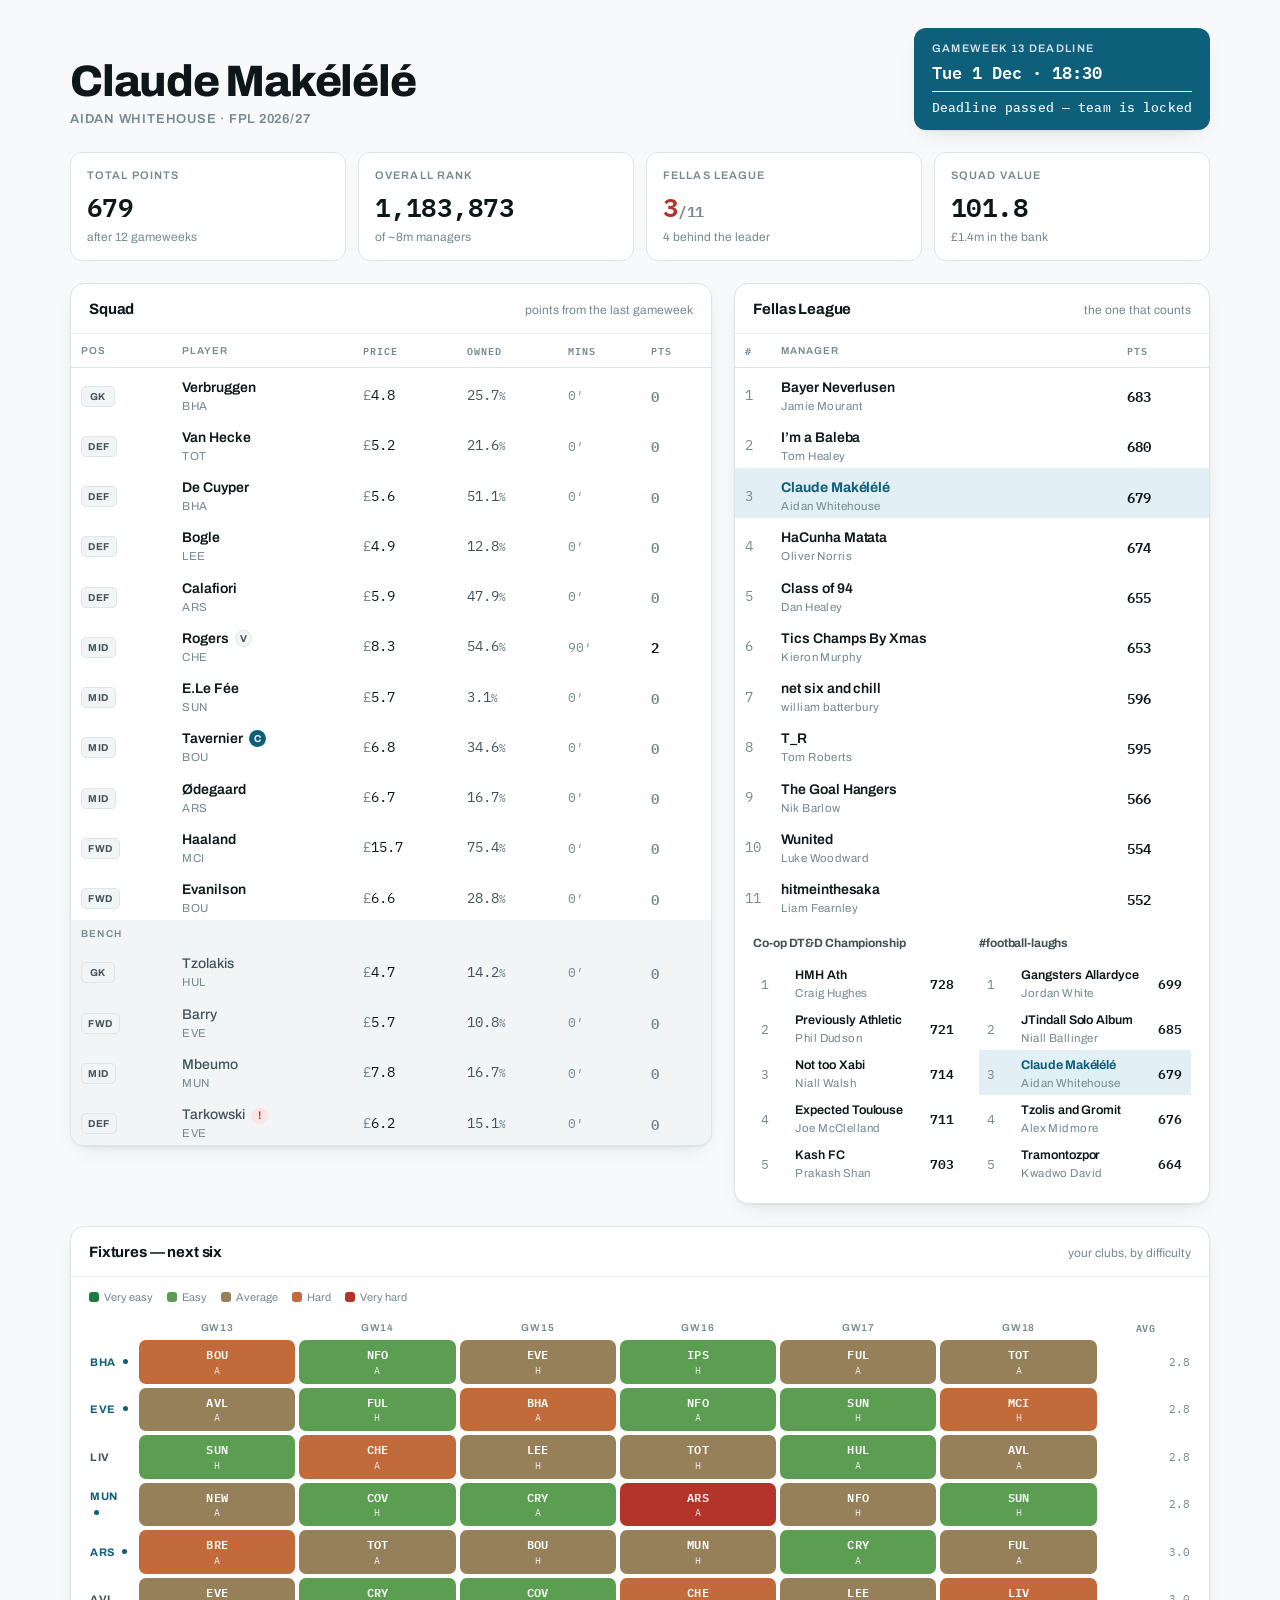
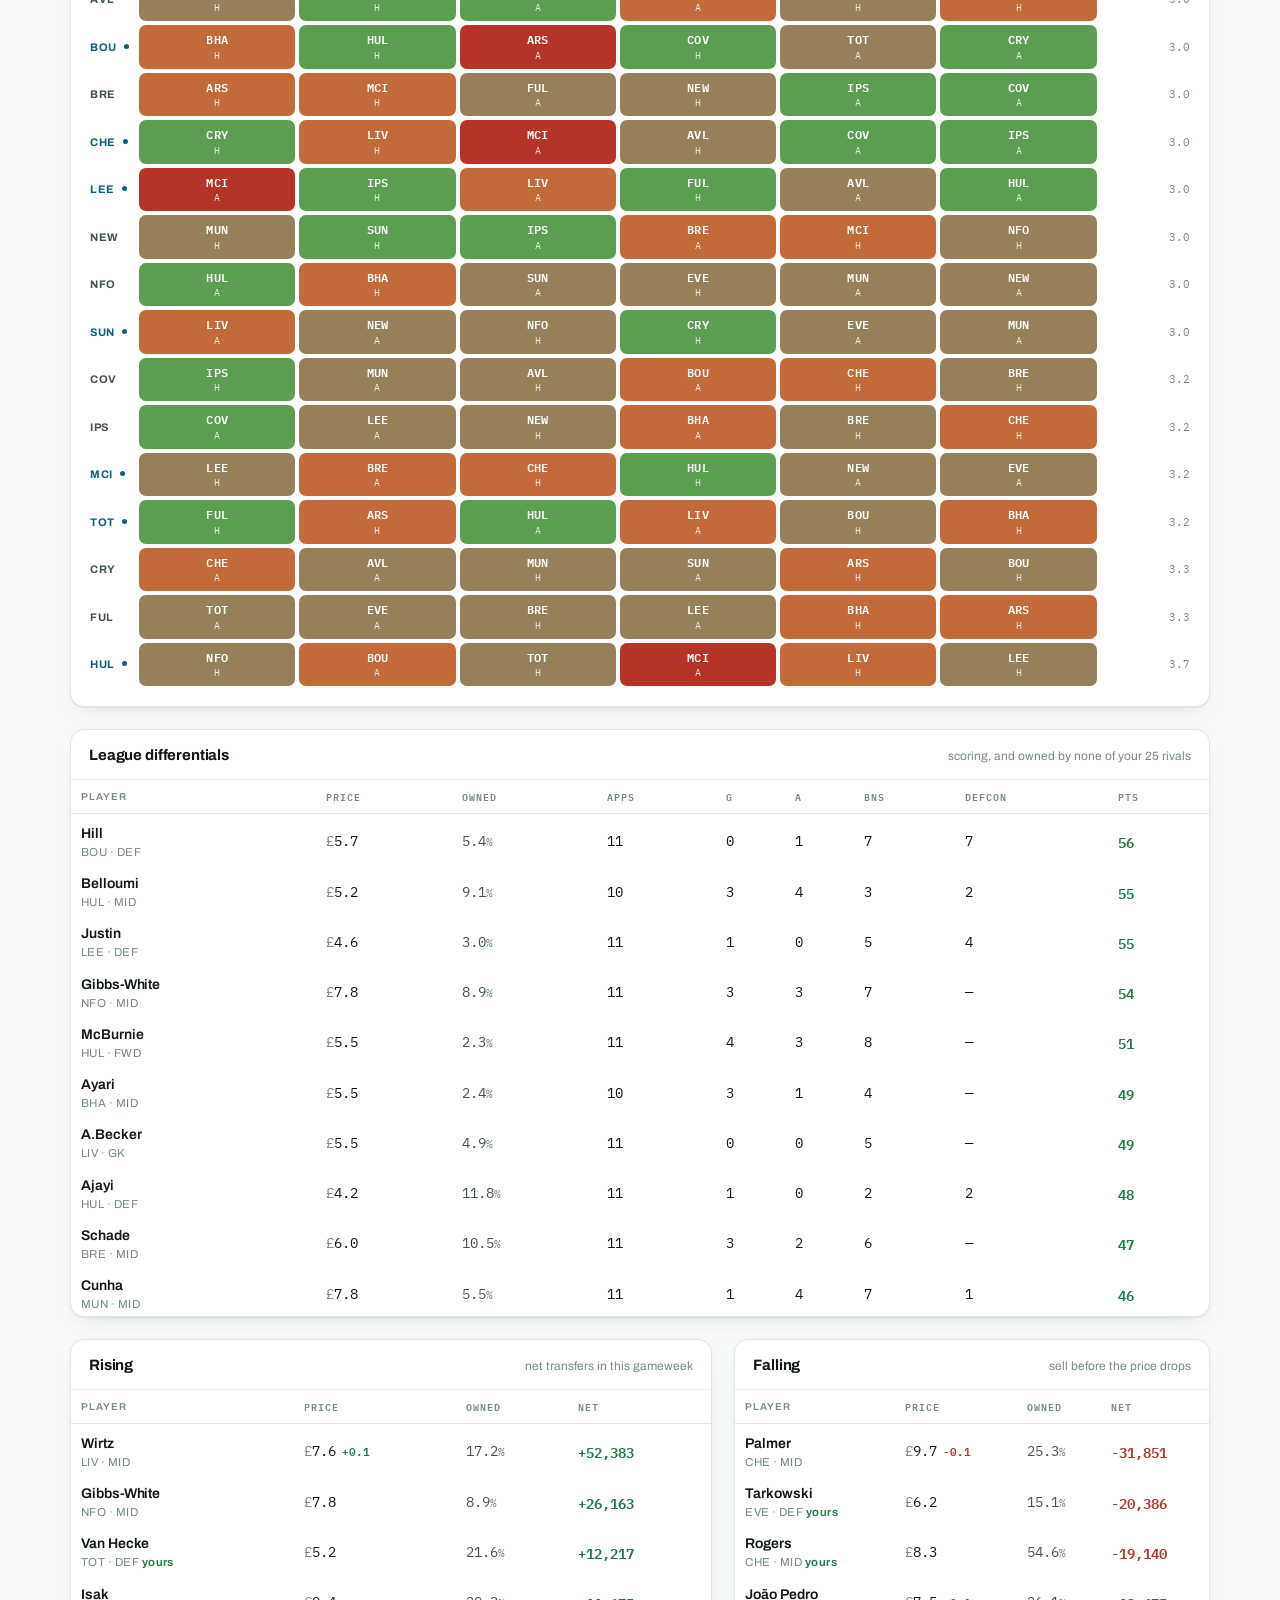
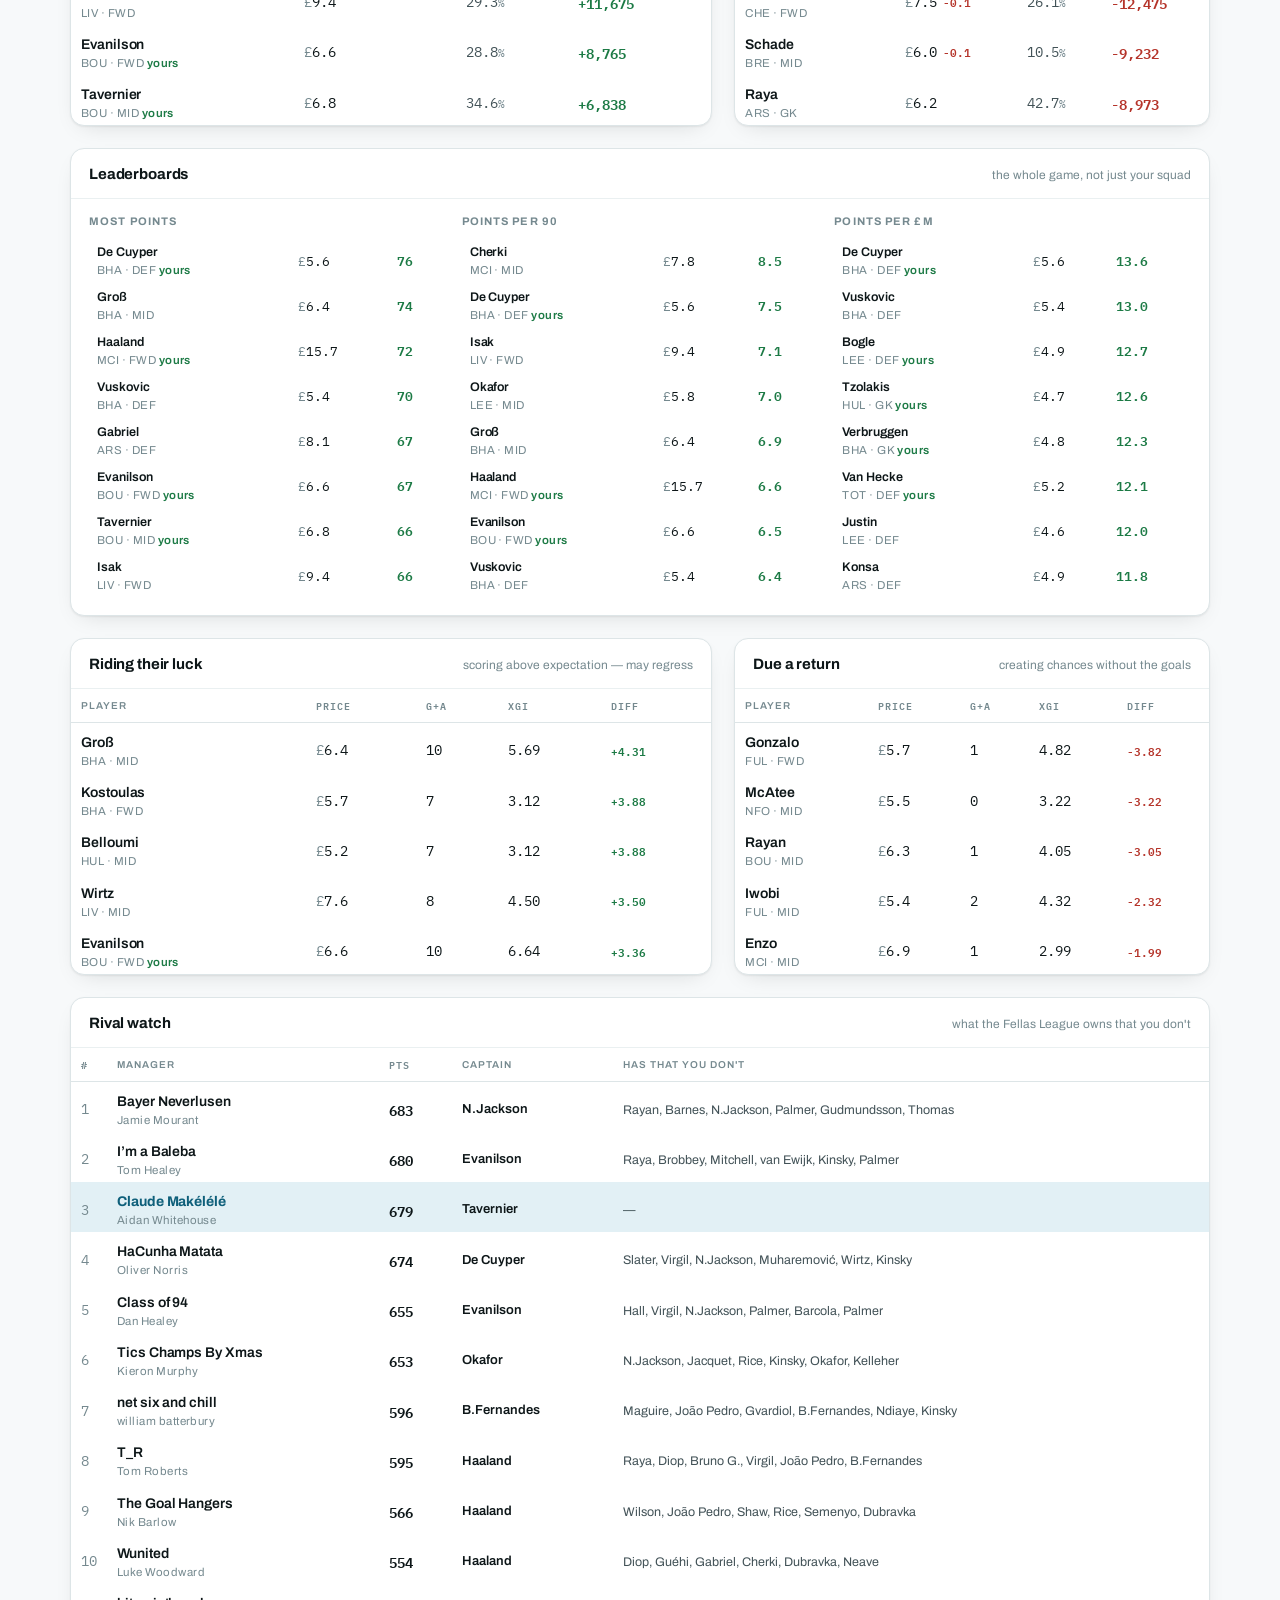
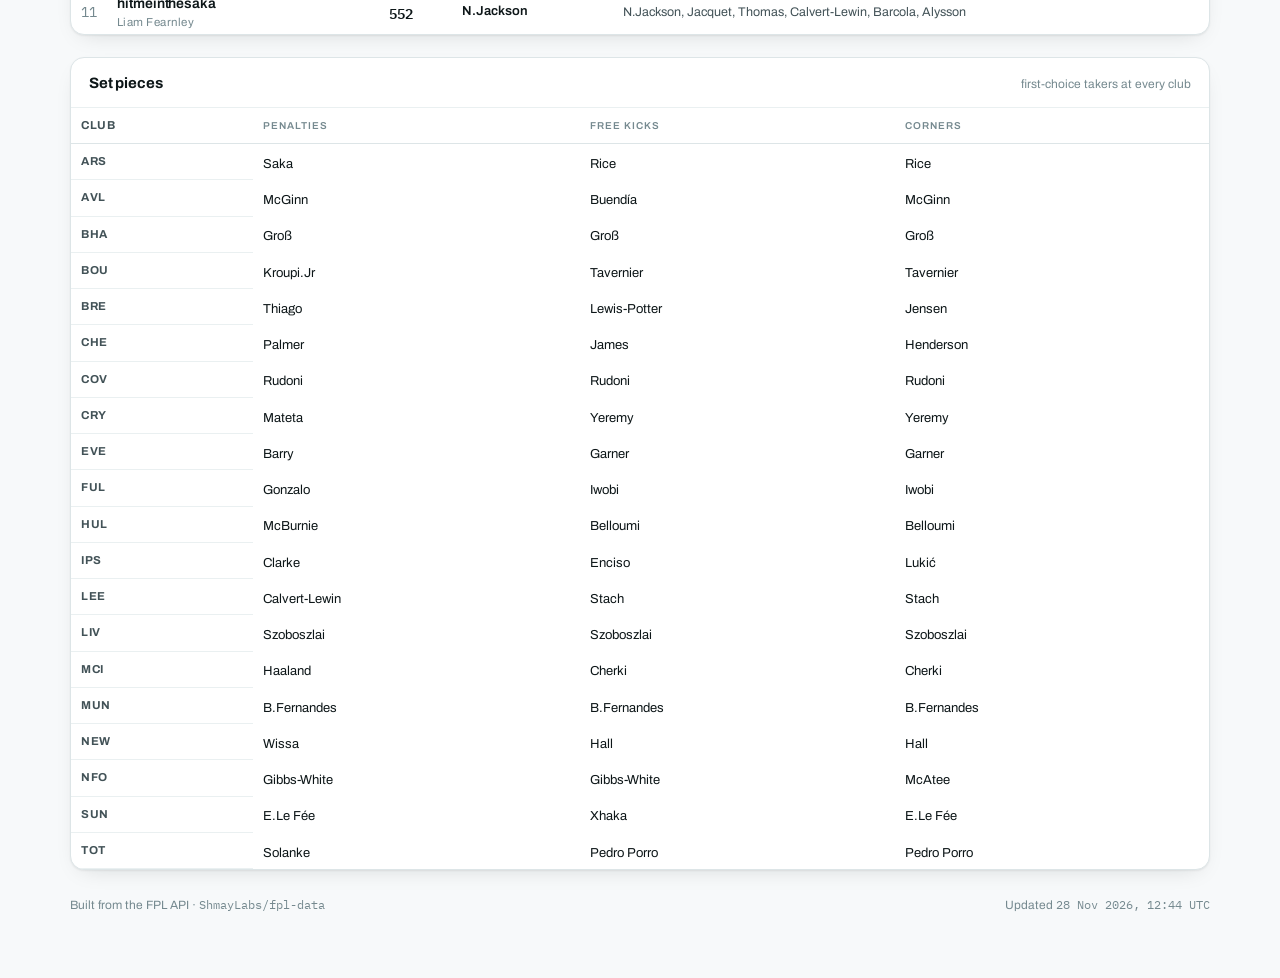
<file: index.html>
<!doctype html>
<html lang="en"><head>
<meta charset="utf-8">
<meta name="viewport" content="width=device-width,initial-scale=1">
<title>Claude Makélélé</title>
<link rel="preconnect" href="https://fonts.googleapis.com">
<link rel="preconnect" href="https://fonts.gstatic.com" crossorigin>
<link rel="stylesheet" href="https://fonts.googleapis.com/css2?family=Archivo:wght@400;500;600;800&family=IBM+Plex+Mono:wght@400;500;600&display=swap">
<style>:root {
  --ground:#f7f9fa; --panel:#ffffff; --panel-2:#f1f5f6;
  --ink:#0d1618; --ink-2:#425257; --ink-3:#75898f;
  --line:#dde5e7; --line-2:#eaf0f1;
  --accent:#0e5f7a; --accent-ink:#ffffff; --accent-soft:#e2f0f5;
  --good:#1c7a45; --good-soft:#dff2e6;
  --warn:#9a6100; --crit:#b5342a; --crit-soft:#fbe6e4;
  --f1:#1c7a45; --f2:#5b9e52; --f3:#96805a; --f4:#c26a3a; --f5:#b5342a;
  --shadow:0 1px 2px rgba(13,22,24,.06), 0 8px 24px -12px rgba(13,22,24,.18);
}
@media (prefers-color-scheme: dark) {
  :root:not([data-theme="light"]) {
    --ground:#0b1214; --panel:#121b1e; --panel-2:#182327;
    --ink:#eaf2f4; --ink-2:#a3b6bb; --ink-3:#71878d;
    --line:#223035; --line-2:#1a2529;
    --accent:#4bb5d6; --accent-ink:#06222c; --accent-soft:#15323d;
    --good:#4cc27e; --good-soft:#12301f;
    --warn:#d99b2b; --crit:#ef6f61; --crit-soft:#33191a;
    --f1:#4cc27e; --f2:#84c06f; --f3:#b09a70; --f4:#e08b52; --f5:#ef6f61;
    --shadow:0 1px 2px rgba(0,0,0,.4), 0 10px 28px -14px rgba(0,0,0,.7);
  }
}
:root[data-theme="dark"] {
  --ground:#0b1214; --panel:#121b1e; --panel-2:#182327;
  --ink:#eaf2f4; --ink-2:#a3b6bb; --ink-3:#71878d;
  --line:#223035; --line-2:#1a2529;
  --accent:#4bb5d6; --accent-ink:#06222c; --accent-soft:#15323d;
  --good:#4cc27e; --good-soft:#12301f;
  --warn:#d99b2b; --crit:#ef6f61; --crit-soft:#33191a;
  --f1:#4cc27e; --f2:#84c06f; --f3:#b09a70; --f4:#e08b52; --f5:#ef6f61;
  --shadow:0 1px 2px rgba(0,0,0,.4), 0 10px 28px -14px rgba(0,0,0,.7);
}

*,*::before,*::after { box-sizing:border-box; }
body {
  margin:0; background:var(--ground); color:var(--ink);
  font-family:Archivo, "Helvetica Neue", Arial, sans-serif;
  font-size:15px; line-height:1.5;
  -webkit-font-smoothing:antialiased;
}
.wrap { max-width:1180px; margin:0 auto; padding:28px 20px 64px; display:flex; flex-direction:column; gap:22px; }

/* ---- masthead ---- */
.mast { display:flex; flex-wrap:wrap; align-items:flex-end; justify-content:space-between; gap:16px 24px; }
.brand h1 {
  margin:0; font-size:clamp(28px,4.4vw,44px); font-weight:800;
  letter-spacing:-.028em; text-wrap:balance; line-height:1.02;
}
.brand .sub { margin-top:6px; color:var(--ink-3); font-size:13px; letter-spacing:.06em; text-transform:uppercase; font-weight:600; }
.deadline {
  background:var(--accent); color:var(--accent-ink); border-radius:12px;
  padding:12px 18px; box-shadow:var(--shadow); min-width:210px;
}
.deadline .lbl { font-size:11px; letter-spacing:.12em; text-transform:uppercase; font-weight:600; opacity:.82; }
.deadline .val { font-family:"IBM Plex Mono",ui-monospace,monospace; font-size:17px; font-weight:600; margin-top:3px; }
.deadline .countdown {
  font-family:"IBM Plex Mono",ui-monospace,monospace; font-size:13px; font-weight:500;
  margin-top:6px; padding-top:6px; border-top:1px solid rgba(255,255,255,.22);
  opacity:.92; font-variant-numeric:tabular-nums; letter-spacing:.01em;
}
:root[data-theme="dark"] .deadline .countdown,
.deadline .countdown { border-top-color:currentColor; }
.deadline .countdown.urgent { font-weight:700; opacity:1; }

/* ---- stat strip ---- */
.stats { display:grid; grid-template-columns:repeat(auto-fit,minmax(150px,1fr)); gap:12px; }
.stat { background:var(--panel); border:1px solid var(--line); border-radius:12px; padding:14px 16px; }
.stat .k { font-size:11px; letter-spacing:.1em; text-transform:uppercase; color:var(--ink-3); font-weight:600; }
.stat .v { font-family:"IBM Plex Mono",ui-monospace,monospace; font-size:26px; font-weight:600; margin-top:4px; font-variant-numeric:tabular-nums; letter-spacing:-.02em; }
.stat .n { font-size:12px; color:var(--ink-3); margin-top:2px; }
.stat.alert .v { color:var(--crit); }

/* ---- panels ---- */
.cols { display:grid; grid-template-columns:1.35fr 1fr; gap:22px; align-items:start; }
@media (max-width:900px) { .cols { grid-template-columns:1fr; } }
.panel { background:var(--panel); border:1px solid var(--line); border-radius:14px; box-shadow:var(--shadow); overflow:hidden; }
.panel > header { padding:14px 18px 12px; border-bottom:1px solid var(--line-2); display:flex; align-items:baseline; justify-content:space-between; gap:12px; }
.panel h2 { margin:0; font-size:15px; font-weight:700; letter-spacing:-.01em; }
.panel .hint { font-size:12px; color:var(--ink-3); }
.scroll { overflow-x:auto; }

/* ---- tables ---- */
.tbl { width:100%; border-collapse:collapse; font-size:14px; }
.tbl th, .tbl td { padding:9px 10px; border-bottom:1px solid var(--line-2); text-align:left; vertical-align:middle; }
.tbl tbody tr:last-child td { border-bottom:none; }
.tbl thead th {
  font-size:10px; letter-spacing:.1em; text-transform:uppercase;
  color:var(--ink-3); font-weight:600; border-bottom:1px solid var(--line);
}
.num { text-align:right; font-family:"IBM Plex Mono",ui-monospace,monospace; font-variant-numeric:tabular-nums; }
.who .nm { display:block; font-weight:600; letter-spacing:-.005em; }
.who .club { display:block; font-size:11.5px; color:var(--ink-3); letter-spacing:.04em; }
.money::before { content:"\00a3"; color:var(--ink-3); }.own { color:var(--ink-2); }
.pc { color:var(--ink-3); font-size:11px; }
.mins { color:var(--ink-3); font-size:12.5px; }
.pts { font-weight:600; }
.pts.good { color:var(--good); }
.pts.poor { color:var(--ink-3); }
tr.benched { background:var(--panel-2); }
tr.benched .who .nm { font-weight:500; color:var(--ink-2); }
.poschip {
  display:inline-block; min-width:34px; text-align:center; padding:2px 6px; border-radius:5px;
  font-size:10px; font-weight:700; letter-spacing:.06em;
  background:var(--panel-2); color:var(--ink-2); border:1px solid var(--line);
}
.armband {
  display:inline-grid; place-items:center; width:17px; height:17px; margin-left:6px;
  border-radius:50%; background:var(--accent); color:var(--accent-ink);
  font-size:10px; font-weight:700; vertical-align:1px;
}
.armband.vc { background:var(--panel-2); color:var(--ink-2); border:1px solid var(--line); }
.flag {
  display:inline-grid; place-items:center; width:17px; height:17px; margin-left:6px;
  border-radius:50%; background:var(--crit-soft); color:var(--crit); font-size:11px; font-weight:700;
}
.benchhead td {
  background:var(--panel-2); font-size:10px; letter-spacing:.12em; text-transform:uppercase;
  color:var(--ink-3); font-weight:600; padding:6px 10px;
}
tr.me { background:var(--accent-soft); }
tr.me .who .nm { color:var(--accent); font-weight:700; }
.rank { color:var(--ink-3); width:34px; }
.tot { font-weight:600; }

/* ---- fixtures ---- */
.fxtbl { width:100%; border-collapse:separate; border-spacing:4px; font-size:12px; }
.fxtbl th.team {
  text-align:left; font-size:11px; font-weight:700; letter-spacing:.06em;
  color:var(--ink-2); width:46px; padding-right:6px;
}
.fxtbl thead th { font-size:10px; letter-spacing:.08em; text-transform:uppercase; color:var(--ink-3); font-weight:600; text-align:center; }
td.fx {
  border-radius:7px; text-align:center; padding:6px 4px; color:#fff; min-width:52px;
  font-family:"IBM Plex Mono",ui-monospace,monospace;
}
td.fx .opp { display:block; font-weight:600; font-size:11.5px; letter-spacing:.02em; }
td.fx .ha { display:block; font-size:9.5px; opacity:.85; }
td.fx.f1 { background:var(--f1); } td.fx.f2 { background:var(--f2); }
td.fx.f3 { background:var(--f3); } td.fx.f4 { background:var(--f4); }
td.fx.f5 { background:var(--f5); }
td.fx.empty { background:var(--panel-2); }
.legend { display:flex; gap:14px; flex-wrap:wrap; font-size:11px; color:var(--ink-3); padding:12px 18px 0; }
.legend i { display:inline-block; width:10px; height:10px; border-radius:3px; margin-right:5px; vertical-align:-1px; }

/* ---- misc ---- */
.minis { display:grid; grid-template-columns:1fr 1fr; gap:14px; padding:14px 18px 18px; }
@media (max-width:620px) { .minis { grid-template-columns:1fr; } }
.minitable h4 { margin:0 0 8px; font-size:12px; font-weight:700; color:var(--ink-2); letter-spacing:-.01em; }
.tbl.mini { font-size:12.5px; }
.tbl.mini td { padding:6px 8px; }
.tbl tr.whyrow td {
  padding:0 10px 11px; border-bottom:1px solid var(--line-2);
  font-size:12.5px; color:var(--ink-2); line-height:1.5; max-width:0;
}
.tbl tr:not(.whyrow) td { border-bottom:none; padding-bottom:3px; }
.note { padding:14px 18px 18px; color:var(--ink-2); font-size:13.5px; }

/* ---- this week ---- */
.wk { border-color:var(--accent); }
.wk > header { background:var(--accent-soft); border-bottom-color:transparent; }
.reviewbar {
  display:flex; align-items:center; flex-wrap:wrap; gap:8px;
  padding:9px 18px; background:var(--panel-2); border-bottom:1px solid var(--line-2);
  font-size:12.5px; color:var(--ink-2);
}
.reviewbar strong { color:var(--ink); font-weight:600; }
.reviewbar .sep { color:var(--ink-3); }
.reviewbar .rnote { color:var(--ink-2); }
.reviewbar .cadence { margin-left:auto; color:var(--ink-3); font-size:11.5px; }
.tick {
  width:15px; height:15px; border-radius:50%; background:var(--good-soft);
  display:inline-grid; place-items:center; flex:none;
}
.tick::after {
  content:""; width:4px; height:7px; border:solid var(--good);
  border-width:0 1.8px 1.8px 0; transform:rotate(45deg) translate(-1px,-1px);
}
.newmark {
  font-size:9.5px; letter-spacing:.1em; text-transform:uppercase; font-weight:700;
  color:var(--accent); background:var(--accent-soft); padding:2px 6px; border-radius:20px;
}
ol.thlist { margin:0; padding:6px 18px 18px; list-style:none; display:grid; gap:2px; }
li.th { padding:14px 0 15px; border-bottom:1px solid var(--line-2); }
li.th:last-child { border-bottom:none; padding-bottom:2px; }
.thead { display:flex; align-items:center; gap:10px; margin-bottom:5px; }
.badge {
  font-size:10px; letter-spacing:.09em; text-transform:uppercase; font-weight:700;
  padding:3px 8px; border-radius:20px; border:1px solid var(--line);
  background:var(--panel-2); color:var(--ink-2); white-space:nowrap;
}
.badge.decided { background:var(--good-soft); color:var(--good); border-color:transparent; }
.badge.leaning { background:var(--accent-soft); color:var(--accent); border-color:transparent; }
.badge.dropped { background:var(--crit-soft); color:var(--crit); border-color:transparent; }
.thead .when { font-family:"IBM Plex Mono",ui-monospace,monospace; font-size:11px; color:var(--ink-3); }
li.th h4 { margin:0 0 4px; font-size:15px; font-weight:700; letter-spacing:-.012em; text-wrap:balance; }
li.th p { margin:0; font-size:13.5px; color:var(--ink-2); line-height:1.55; max-width:76ch; }

/* ---- chips ---- */
.tbl.chips td { vertical-align:top; }
.tbl.chips .window { white-space:nowrap; color:var(--ink); font-weight:600; font-size:13px; }
.tbl.chips .prep { font-size:13px; color:var(--ink-2); line-height:1.5; }
tr.settwo { background:var(--panel-2); }
tr.settwo .who .nm { color:var(--ink-2); }

/* ---- around the league ---- */
ol.nwlist { margin:0; padding:6px 18px 18px; list-style:none; display:grid; gap:2px; }
li.nw { padding:13px 0 14px; border-bottom:1px solid var(--line-2); }
li.nw:last-child { border-bottom:none; padding-bottom:2px; }
.nhead { display:flex; align-items:center; gap:9px; margin-bottom:5px; flex-wrap:wrap; }
.tag {
  font-size:9.5px; letter-spacing:.1em; text-transform:uppercase; font-weight:700;
  padding:3px 8px; border-radius:4px; white-space:nowrap;
  background:var(--panel-2); color:var(--ink-2); border:1px solid var(--line);
}
.tag.window { background:var(--crit-soft); color:var(--crit); border-color:transparent; }
.tag.transfer { background:var(--accent-soft); color:var(--accent); border-color:transparent; }
.tag.injury { background:var(--crit-soft); color:var(--crit); border-color:transparent; }
.nhead .when { font-family:"IBM Plex Mono",ui-monospace,monospace; font-size:11px; color:var(--ink-3); }
.touch {
  font-size:10px; letter-spacing:.06em; font-weight:600; color:var(--good);
  background:var(--good-soft); padding:2px 7px; border-radius:20px;
}
li.nw h4 { margin:0 0 4px; font-size:14.5px; font-weight:700; letter-spacing:-.012em; text-wrap:balance; }
li.nw p { margin:0; font-size:13.5px; color:var(--ink-2); line-height:1.55; max-width:76ch; }

/* ---- season plan ---- */
.plan { display:grid; grid-template-columns:1fr 1fr; gap:26px; padding:16px 18px 22px; }
@media (max-width:820px) { .plan { grid-template-columns:1fr; gap:18px; } }
.plan h4 {
  margin:0 0 8px; font-size:10.5px; letter-spacing:.13em; text-transform:uppercase;
  color:var(--ink-3); font-weight:700;
}
.plan h4 + * { margin-top:0; }
.plan .doctrine > h4:not(:first-child), .plan .phases > h4:not(:first-child) { margin-top:20px; }
ol.rules { margin:0; padding-left:20px; display:flex; flex-direction:column; gap:5px; font-size:13.5px; color:var(--ink-2); }
ol.rules strong { color:var(--ink); }
ol.rules::marker, ol.tl::marker { color:var(--ink-3); }
.pnote { margin:0; font-size:13.5px; color:var(--ink-2); line-height:1.55; }
.pnote strong { color:var(--ink); }
ol.tl { margin:0; padding:0; list-style:none; display:flex; flex-direction:column; }
ol.tl li {
  display:grid; grid-template-columns:78px 1fr; gap:12px; align-items:baseline;
  padding:9px 0 9px 14px; border-left:2px solid var(--line);
  position:relative;
}
ol.tl li::before {
  content:""; position:absolute; left:-5px; top:15px; width:8px; height:8px;
  border-radius:50%; background:var(--line); border:2px solid var(--panel);
}
ol.tl li.hard { border-left-color:var(--warn); }
ol.tl li.hard::before { background:var(--warn); }
ol.tl li.hard .gwr { color:var(--warn); }
.gwr {
  font-family:"IBM Plex Mono",ui-monospace,monospace; font-size:11.5px; font-weight:600;
  color:var(--ink-3); letter-spacing:.02em;
}
.pt { font-size:13.5px; color:var(--ink-2); line-height:1.5; }
.pt strong { color:var(--ink); }
.note strong { color:var(--ink); }
footer { color:var(--ink-3); font-size:12px; display:flex; flex-wrap:wrap; gap:8px 18px; justify-content:space-between; padding-top:4px; }
footer code { font-family:"IBM Plex Mono",ui-monospace,monospace; font-size:11.5px; }

/* ---- market sections ---- */
.yours { color:var(--good); font-weight:600; }
.delta { margin-left:6px; font-size:11px; font-weight:600; }
.delta.up { color:var(--good); }
.delta.down { color:var(--crit); }
.net.up { color:var(--good); font-weight:600; }
.net.down { color:var(--crit); font-weight:600; }
.boards { display:grid; grid-template-columns:repeat(auto-fit,minmax(230px,1fr)); gap:16px; padding:14px 18px 18px; }
.bd h4 { margin:0 0 8px; font-size:11px; letter-spacing:.1em; text-transform:uppercase; color:var(--ink-3); font-weight:700; }
.capt { font-weight:600; font-size:13px; }
.diffs { font-size:12.5px; color:var(--ink-2); line-height:1.45; }
.tbl.sp td { font-size:13px; }
.tbl.sp .team { font-size:11.5px; font-weight:700; letter-spacing:.05em; color:var(--ink-2); }
.stat .of { font-size:15px; color:var(--ink-3); }
tr.ownteam th.team { color:var(--accent); }
th.team .dot { display:inline-block; width:5px; height:5px; border-radius:50%; background:var(--accent); vertical-align:2px; margin-left:4px; }
.fxtbl td.avg { font-family:"IBM Plex Mono",ui-monospace,monospace; font-size:11px; color:var(--ink-3); padding-left:8px; }
</style>
</head><body>
<div class="wrap">

  <div class="mast">
    <div class="brand">
      <h1>Claude Makélélé</h1>
      <div class="sub">Aidan Whitehouse · FPL 2026/27</div>
    </div>
    <div class="deadline" data-deadline="2026-12-01T18:30:00Z">
      <div class="lbl">Gameweek 13 deadline</div>
      <div class="val">Tue 1 Dec · 18:30</div>
      <div class="countdown" id="cd">Tue 1 Dec · 18:30</div>
    </div>
  </div>

  <div class="stats">
    <div class="stat"><div class="k">Total points</div><div class="v">679</div><div class="n">after 12 gameweeks</div></div>
    <div class="stat"><div class="k">Overall rank</div><div class="v">1,183,873</div><div class="n">of ~8m managers</div></div>
    <div class="stat alert"><div class="k">Fellas League</div><div class="v">3<span class="of">/11</span></div><div class="n">4 behind the leader</div></div>
    <div class="stat"><div class="k">Squad value</div><div class="v">101.8</div><div class="n">£1.4m in the bank</div></div>
  </div>

  <div class="cols">
    <section class="panel">
      <header><h2>Squad</h2><span class="hint">points from the last gameweek</span></header>
      <div class="scroll"><table class="tbl">
        <thead><tr><th>Pos</th><th>Player</th><th class="num">Price</th><th class="num">Owned</th><th class="num">Mins</th><th class="num">Pts</th></tr></thead>
        <tbody>
          <tr class=""><td><span class="poschip">GK</span></td><td class="who"><span class="nm">Verbruggen</span><span class="club">BHA</span></td><td class="num money">4.8</td><td class="num own">25.7<span class="pc">%</span></td><td class="num mins">0′</td><td class="num pts poor">0</td></tr>
<tr class=""><td><span class="poschip">DEF</span></td><td class="who"><span class="nm">Van Hecke</span><span class="club">TOT</span></td><td class="num money">5.2</td><td class="num own">21.6<span class="pc">%</span></td><td class="num mins">0′</td><td class="num pts poor">0</td></tr>
<tr class=""><td><span class="poschip">DEF</span></td><td class="who"><span class="nm">De Cuyper</span><span class="club">BHA</span></td><td class="num money">5.6</td><td class="num own">51.1<span class="pc">%</span></td><td class="num mins">0′</td><td class="num pts poor">0</td></tr>
<tr class=""><td><span class="poschip">DEF</span></td><td class="who"><span class="nm">Bogle</span><span class="club">LEE</span></td><td class="num money">4.9</td><td class="num own">12.8<span class="pc">%</span></td><td class="num mins">0′</td><td class="num pts poor">0</td></tr>
<tr class=""><td><span class="poschip">DEF</span></td><td class="who"><span class="nm">Calafiori</span><span class="club">ARS</span></td><td class="num money">5.9</td><td class="num own">47.9<span class="pc">%</span></td><td class="num mins">0′</td><td class="num pts poor">0</td></tr>
<tr class=""><td><span class="poschip">MID</span></td><td class="who"><span class="nm">Rogers<span class="armband vc">V</span></span><span class="club">CHE</span></td><td class="num money">8.3</td><td class="num own">54.6<span class="pc">%</span></td><td class="num mins">90′</td><td class="num pts">2</td></tr>
<tr class=""><td><span class="poschip">MID</span></td><td class="who"><span class="nm">E.Le Fée</span><span class="club">SUN</span></td><td class="num money">5.7</td><td class="num own">3.1<span class="pc">%</span></td><td class="num mins">0′</td><td class="num pts poor">0</td></tr>
<tr class=""><td><span class="poschip">MID</span></td><td class="who"><span class="nm">Tavernier<span class="armband">C</span></span><span class="club">BOU</span></td><td class="num money">6.8</td><td class="num own">34.6<span class="pc">%</span></td><td class="num mins">0′</td><td class="num pts poor">0</td></tr>
<tr class=""><td><span class="poschip">MID</span></td><td class="who"><span class="nm">Ødegaard</span><span class="club">ARS</span></td><td class="num money">6.7</td><td class="num own">16.7<span class="pc">%</span></td><td class="num mins">0′</td><td class="num pts poor">0</td></tr>
<tr class=""><td><span class="poschip">FWD</span></td><td class="who"><span class="nm">Haaland</span><span class="club">MCI</span></td><td class="num money">15.7</td><td class="num own">75.4<span class="pc">%</span></td><td class="num mins">0′</td><td class="num pts poor">0</td></tr>
<tr class=""><td><span class="poschip">FWD</span></td><td class="who"><span class="nm">Evanilson</span><span class="club">BOU</span></td><td class="num money">6.6</td><td class="num own">28.8<span class="pc">%</span></td><td class="num mins">0′</td><td class="num pts poor">0</td></tr>
          <tr class="benchhead"><td colspan="6">Bench</td></tr>
          <tr class="benched"><td><span class="poschip">GK</span></td><td class="who"><span class="nm">Tzolakis</span><span class="club">HUL</span></td><td class="num money">4.7</td><td class="num own">14.2<span class="pc">%</span></td><td class="num mins">0′</td><td class="num pts poor">0</td></tr>
<tr class="benched"><td><span class="poschip">FWD</span></td><td class="who"><span class="nm">Barry</span><span class="club">EVE</span></td><td class="num money">5.7</td><td class="num own">10.8<span class="pc">%</span></td><td class="num mins">0′</td><td class="num pts poor">0</td></tr>
<tr class="benched"><td><span class="poschip">MID</span></td><td class="who"><span class="nm">Mbeumo</span><span class="club">MUN</span></td><td class="num money">7.8</td><td class="num own">16.7<span class="pc">%</span></td><td class="num mins">0′</td><td class="num pts poor">0</td></tr>
<tr class="benched"><td><span class="poschip">DEF</span></td><td class="who"><span class="nm">Tarkowski<span class="flag" title="Suspended until 13 Dec">!</span></span><span class="club">EVE</span></td><td class="num money">6.2</td><td class="num own">15.1<span class="pc">%</span></td><td class="num mins">0′</td><td class="num pts poor">0</td></tr>
        </tbody></table></div>
    </section>

    <section class="panel">
      <header><h2>Fellas League</h2><span class="hint">the one that counts</span></header>
      <div class="scroll"><table class="tbl">
        <thead><tr><th class="num">#</th><th>Manager</th><th class="num">Pts</th></tr></thead>
        <tbody><tr class=""><td class="num rank">1</td><td class="who"><span class="nm">Bayer Neverlusen</span><span class="club">Jamie Mourant</span></td><td class="num tot">683</td></tr>
<tr class=""><td class="num rank">2</td><td class="who"><span class="nm">I’m a Baleba</span><span class="club">Tom Healey</span></td><td class="num tot">680</td></tr>
<tr class="me"><td class="num rank">3</td><td class="who"><span class="nm">Claude Makélélé</span><span class="club">Aidan Whitehouse</span></td><td class="num tot">679</td></tr>
<tr class=""><td class="num rank">4</td><td class="who"><span class="nm">HaCunha Matata</span><span class="club">Oliver Norris</span></td><td class="num tot">674</td></tr>
<tr class=""><td class="num rank">5</td><td class="who"><span class="nm">Class of 94</span><span class="club">Dan Healey</span></td><td class="num tot">655</td></tr>
<tr class=""><td class="num rank">6</td><td class="who"><span class="nm">Tics Champs By Xmas</span><span class="club">Kieron Murphy</span></td><td class="num tot">653</td></tr>
<tr class=""><td class="num rank">7</td><td class="who"><span class="nm">net six and chill</span><span class="club">william batterbury</span></td><td class="num tot">596</td></tr>
<tr class=""><td class="num rank">8</td><td class="who"><span class="nm">T_R</span><span class="club">Tom Roberts</span></td><td class="num tot">595</td></tr>
<tr class=""><td class="num rank">9</td><td class="who"><span class="nm">The Goal Hangers</span><span class="club">Nik Barlow</span></td><td class="num tot">566</td></tr>
<tr class=""><td class="num rank">10</td><td class="who"><span class="nm">Wunited</span><span class="club">Luke Woodward</span></td><td class="num tot">554</td></tr>
<tr class=""><td class="num rank">11</td><td class="who"><span class="nm">hitmeinthesaka</span><span class="club">Liam Fearnley</span></td><td class="num tot">552</td></tr></tbody></table></div>
      <div class="minis"><div class="minitable"><h4>Co-op DT&amp;D Championship</h4><table class="tbl mini"><tbody><tr class=""><td class="num rank">1</td><td class="who"><span class="nm">HMH Ath</span><span class="club">Craig Hughes</span></td><td class="num tot">728</td></tr>
<tr class=""><td class="num rank">2</td><td class="who"><span class="nm">Previously Athletic</span><span class="club">Phil Dudson</span></td><td class="num tot">721</td></tr>
<tr class=""><td class="num rank">3</td><td class="who"><span class="nm">Not too Xabi</span><span class="club">Niall Walsh</span></td><td class="num tot">714</td></tr>
<tr class=""><td class="num rank">4</td><td class="who"><span class="nm">Expected Toulouse</span><span class="club">Joe McClelland</span></td><td class="num tot">711</td></tr>
<tr class=""><td class="num rank">5</td><td class="who"><span class="nm">Kash FC</span><span class="club">Prakash Shan</span></td><td class="num tot">703</td></tr></tbody></table></div>
<div class="minitable"><h4>#football-laughs</h4><table class="tbl mini"><tbody><tr class=""><td class="num rank">1</td><td class="who"><span class="nm">Gangsters Allardyce</span><span class="club">Jordan White</span></td><td class="num tot">699</td></tr>
<tr class=""><td class="num rank">2</td><td class="who"><span class="nm">JTindall Solo Album</span><span class="club">Niall Ballinger</span></td><td class="num tot">685</td></tr>
<tr class="me"><td class="num rank">3</td><td class="who"><span class="nm">Claude Makélélé</span><span class="club">Aidan Whitehouse</span></td><td class="num tot">679</td></tr>
<tr class=""><td class="num rank">4</td><td class="who"><span class="nm">Tzolis and Gromit</span><span class="club">Alex Midmore</span></td><td class="num tot">676</td></tr>
<tr class=""><td class="num rank">5</td><td class="who"><span class="nm">Tramontozpor</span><span class="club">Kwadwo David</span></td><td class="num tot">664</td></tr></tbody></table></div></div>
    </section>
  </div>

  <section class="panel">
    <header><h2>Fixtures — next six</h2><span class="hint">your clubs, by difficulty</span></header>
    <div class="legend">
      <span><i style="background:var(--f1)"></i>Very easy</span>
      <span><i style="background:var(--f2)"></i>Easy</span>
      <span><i style="background:var(--f3)"></i>Average</span>
      <span><i style="background:var(--f4)"></i>Hard</span>
      <span><i style="background:var(--f5)"></i>Very hard</span>
    </div>
    <div class="scroll" style="padding:10px 14px 16px"><table class="fxtbl">
      <thead><tr><th class="team"></th><th>GW13</th><th>GW14</th><th>GW15</th><th>GW16</th><th>GW17</th><th>GW18</th><th class="num">Avg</th></tr></thead>
      <tbody><tr class="ownteam"><th class="team">BHA <span class="dot"></span></th><td class="fx f4"><span class="opp">BOU</span><span class="ha">A</span></td><td class="fx f2"><span class="opp">NFO</span><span class="ha">A</span></td><td class="fx f3"><span class="opp">EVE</span><span class="ha">H</span></td><td class="fx f2"><span class="opp">IPS</span><span class="ha">H</span></td><td class="fx f3"><span class="opp">FUL</span><span class="ha">A</span></td><td class="fx f3"><span class="opp">TOT</span><span class="ha">A</span></td><td class="num avg">2.8</td></tr>
<tr class="ownteam"><th class="team">EVE <span class="dot"></span></th><td class="fx f3"><span class="opp">AVL</span><span class="ha">A</span></td><td class="fx f2"><span class="opp">FUL</span><span class="ha">H</span></td><td class="fx f4"><span class="opp">BHA</span><span class="ha">A</span></td><td class="fx f2"><span class="opp">NFO</span><span class="ha">A</span></td><td class="fx f2"><span class="opp">SUN</span><span class="ha">H</span></td><td class="fx f4"><span class="opp">MCI</span><span class="ha">H</span></td><td class="num avg">2.8</td></tr>
<tr class=""><th class="team">LIV</th><td class="fx f2"><span class="opp">SUN</span><span class="ha">H</span></td><td class="fx f4"><span class="opp">CHE</span><span class="ha">A</span></td><td class="fx f3"><span class="opp">LEE</span><span class="ha">H</span></td><td class="fx f3"><span class="opp">TOT</span><span class="ha">H</span></td><td class="fx f2"><span class="opp">HUL</span><span class="ha">A</span></td><td class="fx f3"><span class="opp">AVL</span><span class="ha">A</span></td><td class="num avg">2.8</td></tr>
<tr class="ownteam"><th class="team">MUN <span class="dot"></span></th><td class="fx f3"><span class="opp">NEW</span><span class="ha">A</span></td><td class="fx f2"><span class="opp">COV</span><span class="ha">H</span></td><td class="fx f2"><span class="opp">CRY</span><span class="ha">A</span></td><td class="fx f5"><span class="opp">ARS</span><span class="ha">A</span></td><td class="fx f3"><span class="opp">NFO</span><span class="ha">H</span></td><td class="fx f2"><span class="opp">SUN</span><span class="ha">H</span></td><td class="num avg">2.8</td></tr>
<tr class="ownteam"><th class="team">ARS <span class="dot"></span></th><td class="fx f4"><span class="opp">BRE</span><span class="ha">A</span></td><td class="fx f3"><span class="opp">TOT</span><span class="ha">A</span></td><td class="fx f3"><span class="opp">BOU</span><span class="ha">H</span></td><td class="fx f3"><span class="opp">MUN</span><span class="ha">H</span></td><td class="fx f2"><span class="opp">CRY</span><span class="ha">A</span></td><td class="fx f3"><span class="opp">FUL</span><span class="ha">A</span></td><td class="num avg">3.0</td></tr>
<tr class=""><th class="team">AVL</th><td class="fx f3"><span class="opp">EVE</span><span class="ha">H</span></td><td class="fx f2"><span class="opp">CRY</span><span class="ha">H</span></td><td class="fx f2"><span class="opp">COV</span><span class="ha">A</span></td><td class="fx f4"><span class="opp">CHE</span><span class="ha">A</span></td><td class="fx f3"><span class="opp">LEE</span><span class="ha">H</span></td><td class="fx f4"><span class="opp">LIV</span><span class="ha">H</span></td><td class="num avg">3.0</td></tr>
<tr class="ownteam"><th class="team">BOU <span class="dot"></span></th><td class="fx f4"><span class="opp">BHA</span><span class="ha">H</span></td><td class="fx f2"><span class="opp">HUL</span><span class="ha">H</span></td><td class="fx f5"><span class="opp">ARS</span><span class="ha">A</span></td><td class="fx f2"><span class="opp">COV</span><span class="ha">H</span></td><td class="fx f3"><span class="opp">TOT</span><span class="ha">A</span></td><td class="fx f2"><span class="opp">CRY</span><span class="ha">A</span></td><td class="num avg">3.0</td></tr>
<tr class=""><th class="team">BRE</th><td class="fx f4"><span class="opp">ARS</span><span class="ha">H</span></td><td class="fx f4"><span class="opp">MCI</span><span class="ha">H</span></td><td class="fx f3"><span class="opp">FUL</span><span class="ha">A</span></td><td class="fx f3"><span class="opp">NEW</span><span class="ha">H</span></td><td class="fx f2"><span class="opp">IPS</span><span class="ha">A</span></td><td class="fx f2"><span class="opp">COV</span><span class="ha">A</span></td><td class="num avg">3.0</td></tr>
<tr class="ownteam"><th class="team">CHE <span class="dot"></span></th><td class="fx f2"><span class="opp">CRY</span><span class="ha">H</span></td><td class="fx f4"><span class="opp">LIV</span><span class="ha">H</span></td><td class="fx f5"><span class="opp">MCI</span><span class="ha">A</span></td><td class="fx f3"><span class="opp">AVL</span><span class="ha">H</span></td><td class="fx f2"><span class="opp">COV</span><span class="ha">A</span></td><td class="fx f2"><span class="opp">IPS</span><span class="ha">A</span></td><td class="num avg">3.0</td></tr>
<tr class="ownteam"><th class="team">LEE <span class="dot"></span></th><td class="fx f5"><span class="opp">MCI</span><span class="ha">A</span></td><td class="fx f2"><span class="opp">IPS</span><span class="ha">H</span></td><td class="fx f4"><span class="opp">LIV</span><span class="ha">A</span></td><td class="fx f2"><span class="opp">FUL</span><span class="ha">H</span></td><td class="fx f3"><span class="opp">AVL</span><span class="ha">A</span></td><td class="fx f2"><span class="opp">HUL</span><span class="ha">A</span></td><td class="num avg">3.0</td></tr>
<tr class=""><th class="team">NEW</th><td class="fx f3"><span class="opp">MUN</span><span class="ha">H</span></td><td class="fx f2"><span class="opp">SUN</span><span class="ha">H</span></td><td class="fx f2"><span class="opp">IPS</span><span class="ha">A</span></td><td class="fx f4"><span class="opp">BRE</span><span class="ha">A</span></td><td class="fx f4"><span class="opp">MCI</span><span class="ha">H</span></td><td class="fx f3"><span class="opp">NFO</span><span class="ha">H</span></td><td class="num avg">3.0</td></tr>
<tr class=""><th class="team">NFO</th><td class="fx f2"><span class="opp">HUL</span><span class="ha">A</span></td><td class="fx f4"><span class="opp">BHA</span><span class="ha">H</span></td><td class="fx f3"><span class="opp">SUN</span><span class="ha">A</span></td><td class="fx f3"><span class="opp">EVE</span><span class="ha">H</span></td><td class="fx f3"><span class="opp">MUN</span><span class="ha">A</span></td><td class="fx f3"><span class="opp">NEW</span><span class="ha">A</span></td><td class="num avg">3.0</td></tr>
<tr class="ownteam"><th class="team">SUN <span class="dot"></span></th><td class="fx f4"><span class="opp">LIV</span><span class="ha">A</span></td><td class="fx f3"><span class="opp">NEW</span><span class="ha">A</span></td><td class="fx f3"><span class="opp">NFO</span><span class="ha">H</span></td><td class="fx f2"><span class="opp">CRY</span><span class="ha">H</span></td><td class="fx f3"><span class="opp">EVE</span><span class="ha">A</span></td><td class="fx f3"><span class="opp">MUN</span><span class="ha">A</span></td><td class="num avg">3.0</td></tr>
<tr class=""><th class="team">COV</th><td class="fx f2"><span class="opp">IPS</span><span class="ha">H</span></td><td class="fx f3"><span class="opp">MUN</span><span class="ha">A</span></td><td class="fx f3"><span class="opp">AVL</span><span class="ha">H</span></td><td class="fx f4"><span class="opp">BOU</span><span class="ha">A</span></td><td class="fx f4"><span class="opp">CHE</span><span class="ha">H</span></td><td class="fx f3"><span class="opp">BRE</span><span class="ha">H</span></td><td class="num avg">3.2</td></tr>
<tr class=""><th class="team">IPS</th><td class="fx f2"><span class="opp">COV</span><span class="ha">A</span></td><td class="fx f3"><span class="opp">LEE</span><span class="ha">A</span></td><td class="fx f3"><span class="opp">NEW</span><span class="ha">H</span></td><td class="fx f4"><span class="opp">BHA</span><span class="ha">A</span></td><td class="fx f3"><span class="opp">BRE</span><span class="ha">H</span></td><td class="fx f4"><span class="opp">CHE</span><span class="ha">H</span></td><td class="num avg">3.2</td></tr>
<tr class="ownteam"><th class="team">MCI <span class="dot"></span></th><td class="fx f3"><span class="opp">LEE</span><span class="ha">H</span></td><td class="fx f4"><span class="opp">BRE</span><span class="ha">A</span></td><td class="fx f4"><span class="opp">CHE</span><span class="ha">H</span></td><td class="fx f2"><span class="opp">HUL</span><span class="ha">H</span></td><td class="fx f3"><span class="opp">NEW</span><span class="ha">A</span></td><td class="fx f3"><span class="opp">EVE</span><span class="ha">A</span></td><td class="num avg">3.2</td></tr>
<tr class="ownteam"><th class="team">TOT <span class="dot"></span></th><td class="fx f2"><span class="opp">FUL</span><span class="ha">H</span></td><td class="fx f4"><span class="opp">ARS</span><span class="ha">H</span></td><td class="fx f2"><span class="opp">HUL</span><span class="ha">A</span></td><td class="fx f4"><span class="opp">LIV</span><span class="ha">A</span></td><td class="fx f3"><span class="opp">BOU</span><span class="ha">H</span></td><td class="fx f4"><span class="opp">BHA</span><span class="ha">H</span></td><td class="num avg">3.2</td></tr>
<tr class=""><th class="team">CRY</th><td class="fx f4"><span class="opp">CHE</span><span class="ha">A</span></td><td class="fx f3"><span class="opp">AVL</span><span class="ha">A</span></td><td class="fx f3"><span class="opp">MUN</span><span class="ha">H</span></td><td class="fx f3"><span class="opp">SUN</span><span class="ha">A</span></td><td class="fx f4"><span class="opp">ARS</span><span class="ha">H</span></td><td class="fx f3"><span class="opp">BOU</span><span class="ha">H</span></td><td class="num avg">3.3</td></tr>
<tr class=""><th class="team">FUL</th><td class="fx f3"><span class="opp">TOT</span><span class="ha">A</span></td><td class="fx f3"><span class="opp">EVE</span><span class="ha">A</span></td><td class="fx f3"><span class="opp">BRE</span><span class="ha">H</span></td><td class="fx f3"><span class="opp">LEE</span><span class="ha">A</span></td><td class="fx f4"><span class="opp">BHA</span><span class="ha">H</span></td><td class="fx f4"><span class="opp">ARS</span><span class="ha">H</span></td><td class="num avg">3.3</td></tr>
<tr class="ownteam"><th class="team">HUL <span class="dot"></span></th><td class="fx f3"><span class="opp">NFO</span><span class="ha">H</span></td><td class="fx f4"><span class="opp">BOU</span><span class="ha">A</span></td><td class="fx f3"><span class="opp">TOT</span><span class="ha">H</span></td><td class="fx f5"><span class="opp">MCI</span><span class="ha">A</span></td><td class="fx f4"><span class="opp">LIV</span><span class="ha">H</span></td><td class="fx f3"><span class="opp">LEE</span><span class="ha">H</span></td><td class="num avg">3.7</td></tr></tbody></table></div>
  </section>

  <section class="panel">
    <header><h2>League differentials</h2><span class="hint">scoring, and owned by none of your 25 rivals</span></header>
    <div class="scroll"><table class="tbl">
      <thead><tr><th>Player</th><th class="num">Price</th><th class="num">Owned</th>
        <th class="num">Apps</th><th class="num">G</th><th class="num">A</th>
        <th class="num">Bns</th><th class="num">DefCon</th><th class="num">Pts</th></tr></thead>
      <tbody><tr><td class="who"><span class="nm">Hill</span><span class="club">BOU · DEF</span></td><td class="num money">5.7</td><td class="num own">5.4<span class="pc">%</span></td><td class="num">11</td><td class="num">0</td><td class="num">1</td><td class="num">7</td><td class="num">7</td><td class="num pts good">56</td></tr>
<tr><td class="who"><span class="nm">Belloumi</span><span class="club">HUL · MID</span></td><td class="num money">5.2</td><td class="num own">9.1<span class="pc">%</span></td><td class="num">10</td><td class="num">3</td><td class="num">4</td><td class="num">3</td><td class="num">2</td><td class="num pts good">55</td></tr>
<tr><td class="who"><span class="nm">Justin</span><span class="club">LEE · DEF</span></td><td class="num money">4.6</td><td class="num own">3.0<span class="pc">%</span></td><td class="num">11</td><td class="num">1</td><td class="num">0</td><td class="num">5</td><td class="num">4</td><td class="num pts good">55</td></tr>
<tr><td class="who"><span class="nm">Gibbs-White</span><span class="club">NFO · MID</span></td><td class="num money">7.8</td><td class="num own">8.9<span class="pc">%</span></td><td class="num">11</td><td class="num">3</td><td class="num">3</td><td class="num">7</td><td class="num">—</td><td class="num pts good">54</td></tr>
<tr><td class="who"><span class="nm">McBurnie</span><span class="club">HUL · FWD</span></td><td class="num money">5.5</td><td class="num own">2.3<span class="pc">%</span></td><td class="num">11</td><td class="num">4</td><td class="num">3</td><td class="num">8</td><td class="num">—</td><td class="num pts good">51</td></tr>
<tr><td class="who"><span class="nm">Ayari</span><span class="club">BHA · MID</span></td><td class="num money">5.5</td><td class="num own">2.4<span class="pc">%</span></td><td class="num">10</td><td class="num">3</td><td class="num">1</td><td class="num">4</td><td class="num">—</td><td class="num pts good">49</td></tr>
<tr><td class="who"><span class="nm">A.Becker</span><span class="club">LIV · GK</span></td><td class="num money">5.5</td><td class="num own">4.9<span class="pc">%</span></td><td class="num">11</td><td class="num">0</td><td class="num">0</td><td class="num">5</td><td class="num">—</td><td class="num pts good">49</td></tr>
<tr><td class="who"><span class="nm">Ajayi</span><span class="club">HUL · DEF</span></td><td class="num money">4.2</td><td class="num own">11.8<span class="pc">%</span></td><td class="num">11</td><td class="num">1</td><td class="num">0</td><td class="num">2</td><td class="num">2</td><td class="num pts good">48</td></tr>
<tr><td class="who"><span class="nm">Schade</span><span class="club">BRE · MID</span></td><td class="num money">6.0</td><td class="num own">10.5<span class="pc">%</span></td><td class="num">11</td><td class="num">3</td><td class="num">2</td><td class="num">6</td><td class="num">—</td><td class="num pts good">47</td></tr>
<tr><td class="who"><span class="nm">Cunha</span><span class="club">MUN · MID</span></td><td class="num money">7.8</td><td class="num own">5.5<span class="pc">%</span></td><td class="num">11</td><td class="num">1</td><td class="num">4</td><td class="num">7</td><td class="num">1</td><td class="num pts good">46</td></tr></tbody></table></div>
  </section>

  <div class="cols">
    <section class="panel">
      <header><h2>Rising</h2><span class="hint">net transfers in this gameweek</span></header>
      <div class="scroll"><table class="tbl">
        <thead><tr><th>Player</th><th class="num">Price</th><th class="num">Owned</th><th class="num">Net</th></tr></thead>
        <tbody><tr><td class="who"><span class="nm">Wirtz</span><span class="club">LIV · MID</span></td><td class="num money">7.6<span class="delta up">+0.1</span></td><td class="num own">17.2<span class="pc">%</span></td><td class="num net up">+52,383</td></tr>
<tr><td class="who"><span class="nm">Gibbs-White</span><span class="club">NFO · MID</span></td><td class="num money">7.8</td><td class="num own">8.9<span class="pc">%</span></td><td class="num net up">+26,163</td></tr>
<tr><td class="who"><span class="nm">Van Hecke</span><span class="club">TOT · DEF <span class="yours">yours</span></span></td><td class="num money">5.2</td><td class="num own">21.6<span class="pc">%</span></td><td class="num net up">+12,217</td></tr>
<tr><td class="who"><span class="nm">Isak</span><span class="club">LIV · FWD</span></td><td class="num money">9.4</td><td class="num own">29.3<span class="pc">%</span></td><td class="num net up">+11,675</td></tr>
<tr><td class="who"><span class="nm">Evanilson</span><span class="club">BOU · FWD <span class="yours">yours</span></span></td><td class="num money">6.6</td><td class="num own">28.8<span class="pc">%</span></td><td class="num net up">+8,765</td></tr>
<tr><td class="who"><span class="nm">Tavernier</span><span class="club">BOU · MID <span class="yours">yours</span></span></td><td class="num money">6.8</td><td class="num own">34.6<span class="pc">%</span></td><td class="num net up">+6,838</td></tr></tbody></table></div>
    </section>
    <section class="panel">
      <header><h2>Falling</h2><span class="hint">sell before the price drops</span></header>
      <div class="scroll"><table class="tbl">
        <thead><tr><th>Player</th><th class="num">Price</th><th class="num">Owned</th><th class="num">Net</th></tr></thead>
        <tbody><tr><td class="who"><span class="nm">Palmer</span><span class="club">CHE · MID</span></td><td class="num money">9.7<span class="delta down">-0.1</span></td><td class="num own">25.3<span class="pc">%</span></td><td class="num net down">-31,851</td></tr>
<tr><td class="who"><span class="nm">Tarkowski</span><span class="club">EVE · DEF <span class="yours">yours</span></span></td><td class="num money">6.2</td><td class="num own">15.1<span class="pc">%</span></td><td class="num net down">-20,386</td></tr>
<tr><td class="who"><span class="nm">Rogers</span><span class="club">CHE · MID <span class="yours">yours</span></span></td><td class="num money">8.3</td><td class="num own">54.6<span class="pc">%</span></td><td class="num net down">-19,140</td></tr>
<tr><td class="who"><span class="nm">João Pedro</span><span class="club">CHE · FWD</span></td><td class="num money">7.5<span class="delta down">-0.1</span></td><td class="num own">26.1<span class="pc">%</span></td><td class="num net down">-12,475</td></tr>
<tr><td class="who"><span class="nm">Schade</span><span class="club">BRE · MID</span></td><td class="num money">6.0<span class="delta down">-0.1</span></td><td class="num own">10.5<span class="pc">%</span></td><td class="num net down">-9,232</td></tr>
<tr><td class="who"><span class="nm">Raya</span><span class="club">ARS · GK</span></td><td class="num money">6.2</td><td class="num own">42.7<span class="pc">%</span></td><td class="num net down">-8,973</td></tr></tbody></table></div>
    </section>
  </div>

  <section class="panel">
    <header><h2>Leaderboards</h2><span class="hint">the whole game, not just your squad</span></header>
    <div class="boards">
      <div class="bd"><h4>Most points</h4><table class="tbl mini"><tbody><tr><td class="who"><span class="nm">De Cuyper</span><span class="club">BHA · DEF <span class="yours">yours</span></span></td><td class="num money">5.6</td><td class="num pts good">76</td></tr>
<tr><td class="who"><span class="nm">Groß</span><span class="club">BHA · MID</span></td><td class="num money">6.4</td><td class="num pts good">74</td></tr>
<tr><td class="who"><span class="nm">Haaland</span><span class="club">MCI · FWD <span class="yours">yours</span></span></td><td class="num money">15.7</td><td class="num pts good">72</td></tr>
<tr><td class="who"><span class="nm">Vuskovic</span><span class="club">BHA · DEF</span></td><td class="num money">5.4</td><td class="num pts good">70</td></tr>
<tr><td class="who"><span class="nm">Gabriel</span><span class="club">ARS · DEF</span></td><td class="num money">8.1</td><td class="num pts good">67</td></tr>
<tr><td class="who"><span class="nm">Evanilson</span><span class="club">BOU · FWD <span class="yours">yours</span></span></td><td class="num money">6.6</td><td class="num pts good">67</td></tr>
<tr><td class="who"><span class="nm">Tavernier</span><span class="club">BOU · MID <span class="yours">yours</span></span></td><td class="num money">6.8</td><td class="num pts good">66</td></tr>
<tr><td class="who"><span class="nm">Isak</span><span class="club">LIV · FWD</span></td><td class="num money">9.4</td><td class="num pts good">66</td></tr></tbody></table></div>
      <div class="bd"><h4>Points per 90</h4><table class="tbl mini"><tbody><tr><td class="who"><span class="nm">Cherki</span><span class="club">MCI · MID</span></td><td class="num money">7.8</td><td class="num pts good">8.5</td></tr>
<tr><td class="who"><span class="nm">De Cuyper</span><span class="club">BHA · DEF <span class="yours">yours</span></span></td><td class="num money">5.6</td><td class="num pts good">7.5</td></tr>
<tr><td class="who"><span class="nm">Isak</span><span class="club">LIV · FWD</span></td><td class="num money">9.4</td><td class="num pts good">7.1</td></tr>
<tr><td class="who"><span class="nm">Okafor</span><span class="club">LEE · MID</span></td><td class="num money">5.8</td><td class="num pts good">7.0</td></tr>
<tr><td class="who"><span class="nm">Groß</span><span class="club">BHA · MID</span></td><td class="num money">6.4</td><td class="num pts good">6.9</td></tr>
<tr><td class="who"><span class="nm">Haaland</span><span class="club">MCI · FWD <span class="yours">yours</span></span></td><td class="num money">15.7</td><td class="num pts good">6.6</td></tr>
<tr><td class="who"><span class="nm">Evanilson</span><span class="club">BOU · FWD <span class="yours">yours</span></span></td><td class="num money">6.6</td><td class="num pts good">6.5</td></tr>
<tr><td class="who"><span class="nm">Vuskovic</span><span class="club">BHA · DEF</span></td><td class="num money">5.4</td><td class="num pts good">6.4</td></tr></tbody></table></div>
      <div class="bd"><h4>Points per £m</h4><table class="tbl mini"><tbody><tr><td class="who"><span class="nm">De Cuyper</span><span class="club">BHA · DEF <span class="yours">yours</span></span></td><td class="num money">5.6</td><td class="num pts good">13.6</td></tr>
<tr><td class="who"><span class="nm">Vuskovic</span><span class="club">BHA · DEF</span></td><td class="num money">5.4</td><td class="num pts good">13.0</td></tr>
<tr><td class="who"><span class="nm">Bogle</span><span class="club">LEE · DEF <span class="yours">yours</span></span></td><td class="num money">4.9</td><td class="num pts good">12.7</td></tr>
<tr><td class="who"><span class="nm">Tzolakis</span><span class="club">HUL · GK <span class="yours">yours</span></span></td><td class="num money">4.7</td><td class="num pts good">12.6</td></tr>
<tr><td class="who"><span class="nm">Verbruggen</span><span class="club">BHA · GK <span class="yours">yours</span></span></td><td class="num money">4.8</td><td class="num pts good">12.3</td></tr>
<tr><td class="who"><span class="nm">Van Hecke</span><span class="club">TOT · DEF <span class="yours">yours</span></span></td><td class="num money">5.2</td><td class="num pts good">12.1</td></tr>
<tr><td class="who"><span class="nm">Justin</span><span class="club">LEE · DEF</span></td><td class="num money">4.6</td><td class="num pts good">12.0</td></tr>
<tr><td class="who"><span class="nm">Konsa</span><span class="club">ARS · DEF</span></td><td class="num money">4.9</td><td class="num pts good">11.8</td></tr></tbody></table></div>
    </div>
  </section>

  <div class="cols">
    <section class="panel">
      <header><h2>Riding their luck</h2><span class="hint">scoring above expectation — may regress</span></header>
      <div class="scroll"><table class="tbl">
        <thead><tr><th>Player</th><th class="num">Price</th><th class="num">G+A</th><th class="num">xGI</th><th class="num">Diff</th></tr></thead>
        <tbody><tr><td class="who"><span class="nm">Groß</span><span class="club">BHA · MID</span></td><td class="num money">6.4</td><td class="num">10</td><td class="num">5.69</td><td class="num delta up">+4.31</td></tr>
<tr><td class="who"><span class="nm">Kostoulas</span><span class="club">BHA · FWD</span></td><td class="num money">5.7</td><td class="num">7</td><td class="num">3.12</td><td class="num delta up">+3.88</td></tr>
<tr><td class="who"><span class="nm">Belloumi</span><span class="club">HUL · MID</span></td><td class="num money">5.2</td><td class="num">7</td><td class="num">3.12</td><td class="num delta up">+3.88</td></tr>
<tr><td class="who"><span class="nm">Wirtz</span><span class="club">LIV · MID</span></td><td class="num money">7.6</td><td class="num">8</td><td class="num">4.50</td><td class="num delta up">+3.50</td></tr>
<tr><td class="who"><span class="nm">Evanilson</span><span class="club">BOU · FWD <span class="yours">yours</span></span></td><td class="num money">6.6</td><td class="num">10</td><td class="num">6.64</td><td class="num delta up">+3.36</td></tr></tbody></table></div>
    </section>
    <section class="panel">
      <header><h2>Due a return</h2><span class="hint">creating chances without the goals</span></header>
      <div class="scroll"><table class="tbl">
        <thead><tr><th>Player</th><th class="num">Price</th><th class="num">G+A</th><th class="num">xGI</th><th class="num">Diff</th></tr></thead>
        <tbody><tr><td class="who"><span class="nm">Gonzalo</span><span class="club">FUL · FWD</span></td><td class="num money">5.7</td><td class="num">1</td><td class="num">4.82</td><td class="num delta down">-3.82</td></tr>
<tr><td class="who"><span class="nm">McAtee</span><span class="club">NFO · MID</span></td><td class="num money">5.5</td><td class="num">0</td><td class="num">3.22</td><td class="num delta down">-3.22</td></tr>
<tr><td class="who"><span class="nm">Rayan</span><span class="club">BOU · MID</span></td><td class="num money">6.3</td><td class="num">1</td><td class="num">4.05</td><td class="num delta down">-3.05</td></tr>
<tr><td class="who"><span class="nm">Iwobi</span><span class="club">FUL · MID</span></td><td class="num money">5.4</td><td class="num">2</td><td class="num">4.32</td><td class="num delta down">-2.32</td></tr>
<tr><td class="who"><span class="nm">Enzo</span><span class="club">MCI · MID</span></td><td class="num money">6.9</td><td class="num">1</td><td class="num">2.99</td><td class="num delta down">-1.99</td></tr></tbody></table></div>
    </section>
  </div>

  <section class="panel">
    <header><h2>Rival watch</h2><span class="hint">what the Fellas League owns that you don't</span></header>
    <div class="scroll"><table class="tbl">
      <thead><tr><th class="num">#</th><th>Manager</th><th class="num">Pts</th><th>Captain</th><th>Has that you don't</th></tr></thead>
      <tbody><tr class=""><td class="num rank">1</td><td class="who"><span class="nm">Bayer Neverlusen</span><span class="club">Jamie Mourant</span></td><td class="num tot">683</td><td class="capt">N.Jackson</td><td class="diffs">Rayan, Barnes, N.Jackson, Palmer, Gudmundsson, Thomas</td></tr>
<tr class=""><td class="num rank">2</td><td class="who"><span class="nm">I’m a Baleba</span><span class="club">Tom Healey</span></td><td class="num tot">680</td><td class="capt">Evanilson</td><td class="diffs">Raya, Brobbey, Mitchell, van Ewijk, Kinsky, Palmer</td></tr>
<tr class="me"><td class="num rank">3</td><td class="who"><span class="nm">Claude Makélélé</span><span class="club">Aidan Whitehouse</span></td><td class="num tot">679</td><td class="capt">Tavernier</td><td class="diffs">—</td></tr>
<tr class=""><td class="num rank">4</td><td class="who"><span class="nm">HaCunha Matata</span><span class="club">Oliver Norris</span></td><td class="num tot">674</td><td class="capt">De Cuyper</td><td class="diffs">Slater, Virgil, N.Jackson, Muharemović, Wirtz, Kinsky</td></tr>
<tr class=""><td class="num rank">5</td><td class="who"><span class="nm">Class of 94</span><span class="club">Dan Healey</span></td><td class="num tot">655</td><td class="capt">Evanilson</td><td class="diffs">Hall, Virgil, N.Jackson, Palmer, Barcola, Palmer</td></tr>
<tr class=""><td class="num rank">6</td><td class="who"><span class="nm">Tics Champs By Xmas</span><span class="club">Kieron Murphy</span></td><td class="num tot">653</td><td class="capt">Okafor</td><td class="diffs">N.Jackson, Jacquet, Rice, Kinsky, Okafor, Kelleher</td></tr>
<tr class=""><td class="num rank">7</td><td class="who"><span class="nm">net six and chill</span><span class="club">william batterbury</span></td><td class="num tot">596</td><td class="capt">B.Fernandes</td><td class="diffs">Maguire, João Pedro, Gvardiol, B.Fernandes, Ndiaye, Kinsky</td></tr>
<tr class=""><td class="num rank">8</td><td class="who"><span class="nm">T_R</span><span class="club">Tom Roberts</span></td><td class="num tot">595</td><td class="capt">Haaland</td><td class="diffs">Raya, Diop, Bruno G., Virgil, João Pedro, B.Fernandes</td></tr>
<tr class=""><td class="num rank">9</td><td class="who"><span class="nm">The Goal Hangers</span><span class="club">Nik Barlow</span></td><td class="num tot">566</td><td class="capt">Haaland</td><td class="diffs">Wilson, João Pedro, Shaw, Rice, Semenyo, Dubravka</td></tr>
<tr class=""><td class="num rank">10</td><td class="who"><span class="nm">Wunited</span><span class="club">Luke Woodward</span></td><td class="num tot">554</td><td class="capt">Haaland</td><td class="diffs">Diop, Guéhi, Gabriel, Cherki, Dubravka, Neave</td></tr>
<tr class=""><td class="num rank">11</td><td class="who"><span class="nm">hitmeinthesaka</span><span class="club">Liam Fearnley</span></td><td class="num tot">552</td><td class="capt">N.Jackson</td><td class="diffs">N.Jackson, Jacquet, Thomas, Calvert-Lewin, Barcola, Alysson</td></tr></tbody></table></div>
  </section>

  <section class="panel">
    <header><h2>Set pieces</h2><span class="hint">first-choice takers at every club</span></header>
    <div class="scroll"><table class="tbl sp">
      <thead><tr><th class="team">Club</th><th>Penalties</th><th>Free kicks</th><th>Corners</th></tr></thead>
      <tbody><tr><th class="team">ARS</th><td>Saka</td><td>Rice</td><td>Rice</td></tr>
<tr><th class="team">AVL</th><td>McGinn</td><td>Buendía</td><td>McGinn</td></tr>
<tr><th class="team">BHA</th><td>Groß</td><td>Groß</td><td>Groß</td></tr>
<tr><th class="team">BOU</th><td>Kroupi.Jr</td><td>Tavernier</td><td>Tavernier</td></tr>
<tr><th class="team">BRE</th><td>Thiago</td><td>Lewis-Potter</td><td>Jensen</td></tr>
<tr><th class="team">CHE</th><td>Palmer</td><td>James</td><td>Henderson</td></tr>
<tr><th class="team">COV</th><td>Rudoni</td><td>Rudoni</td><td>Rudoni</td></tr>
<tr><th class="team">CRY</th><td>Mateta</td><td>Yeremy</td><td>Yeremy</td></tr>
<tr><th class="team">EVE</th><td>Barry</td><td>Garner</td><td>Garner</td></tr>
<tr><th class="team">FUL</th><td>Gonzalo</td><td>Iwobi</td><td>Iwobi</td></tr>
<tr><th class="team">HUL</th><td>McBurnie</td><td>Belloumi</td><td>Belloumi</td></tr>
<tr><th class="team">IPS</th><td>Clarke</td><td>Enciso</td><td>Lukić</td></tr>
<tr><th class="team">LEE</th><td>Calvert-Lewin</td><td>Stach</td><td>Stach</td></tr>
<tr><th class="team">LIV</th><td>Szoboszlai</td><td>Szoboszlai</td><td>Szoboszlai</td></tr>
<tr><th class="team">MCI</th><td>Haaland</td><td>Cherki</td><td>Cherki</td></tr>
<tr><th class="team">MUN</th><td>B.Fernandes</td><td>B.Fernandes</td><td>B.Fernandes</td></tr>
<tr><th class="team">NEW</th><td>Wissa</td><td>Hall</td><td>Hall</td></tr>
<tr><th class="team">NFO</th><td>Gibbs-White</td><td>Gibbs-White</td><td>McAtee</td></tr>
<tr><th class="team">SUN</th><td>E.Le Fée</td><td>Xhaka</td><td>E.Le Fée</td></tr>
<tr><th class="team">TOT</th><td>Solanke</td><td>Pedro Porro</td><td>Pedro Porro</td></tr></tbody></table></div>
  </section>

  <footer>
    <span>Built from the FPL API · <code>ShmayLabs/fpl-data</code></span>
    <span>Updated <code>28 Nov 2026, 12:44 UTC</code></span>
  </footer>
</div>

<script>
(function () {
  var box = document.querySelector(".deadline"), out = document.getElementById("cd");
  if (!box || !out) return;
  var at = new Date(box.getAttribute("data-deadline")).getTime();
  if (isNaN(at)) return;
  function tick() {
    var left = at - Date.now();
    if (left <= 0) { out.textContent = "Deadline passed — team is locked"; return; }
    var s = Math.floor(left / 1000), d = Math.floor(s / 86400),
        h = Math.floor(s % 86400 / 3600), m = Math.floor(s % 3600 / 60), sec = s % 60;
    out.textContent = (d ? d + "d " : "") + h + "h " + m + "m " + (d ? "" : sec + "s") + " to go";
    out.classList.toggle("urgent", left < 6 * 3600e3);
    setTimeout(tick, d ? 30000 : 1000);
  }
  tick();
})();
</script>
</body></html>
</file>
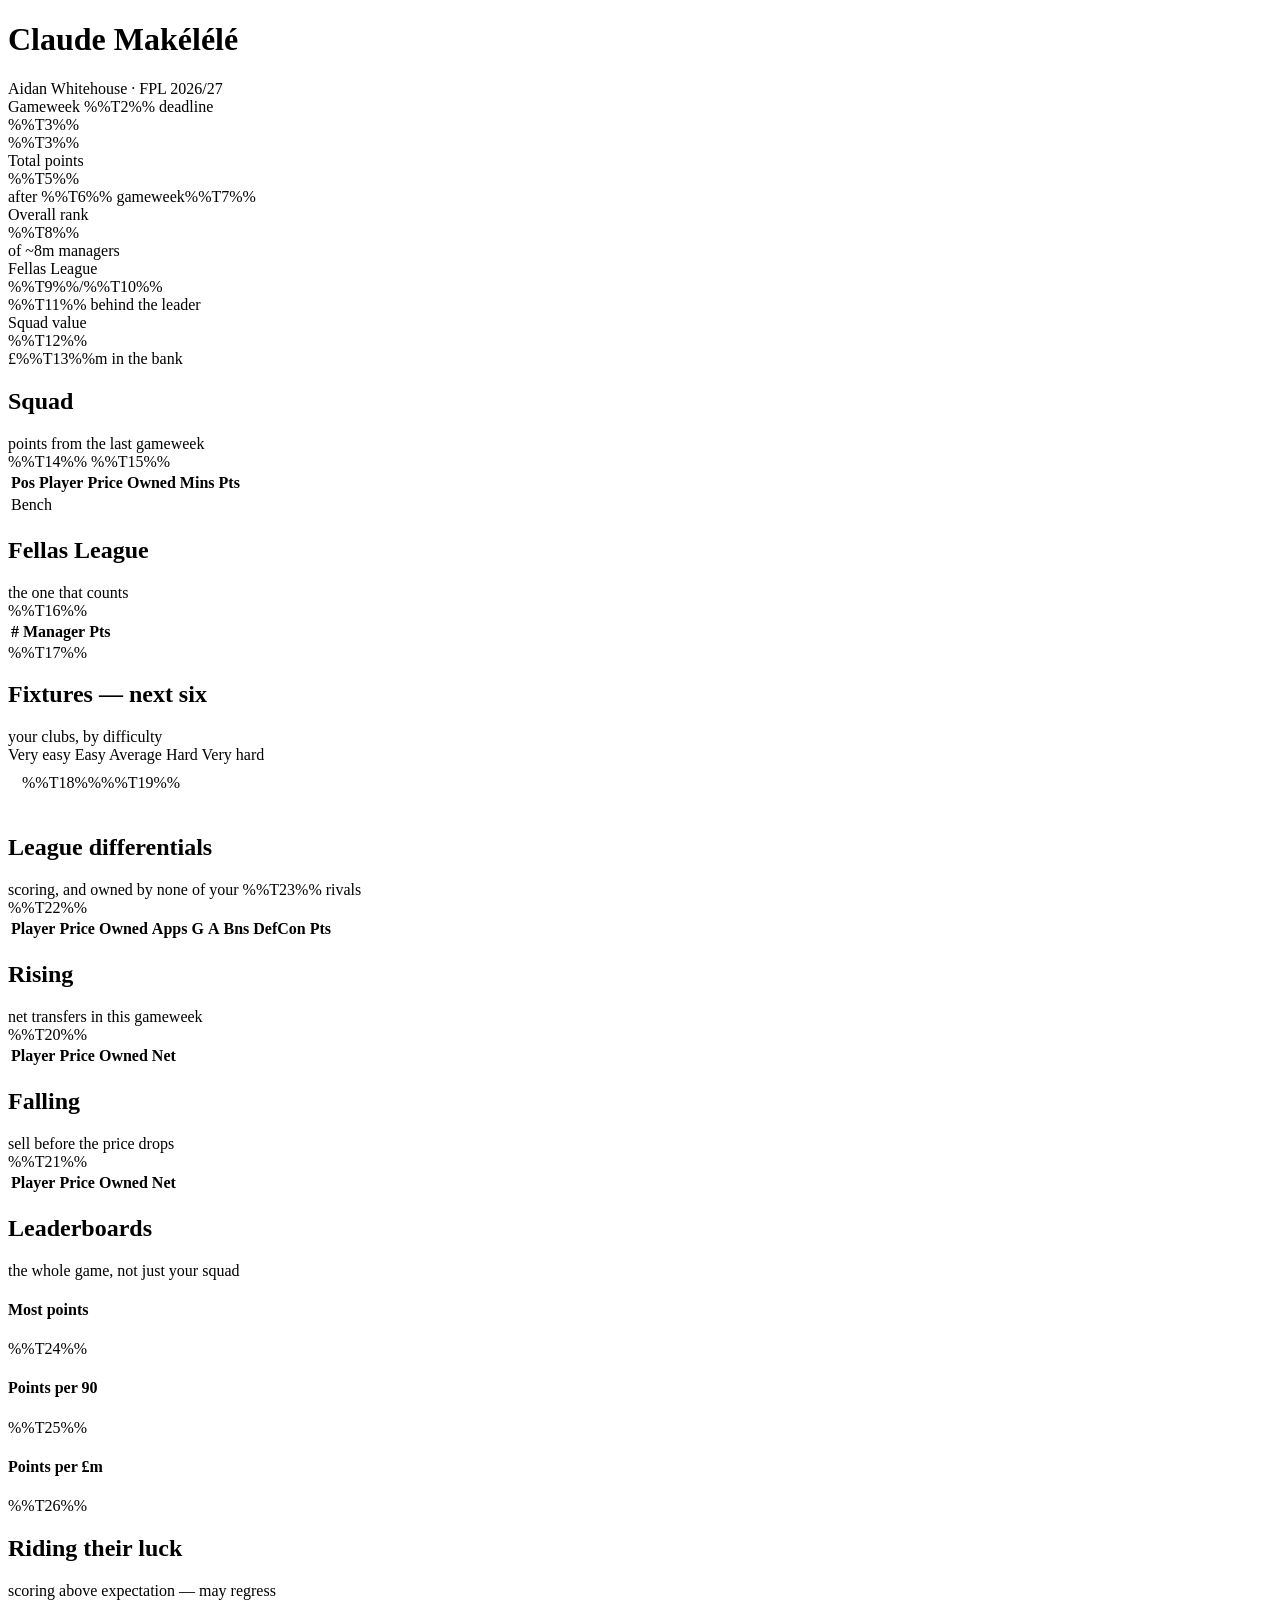
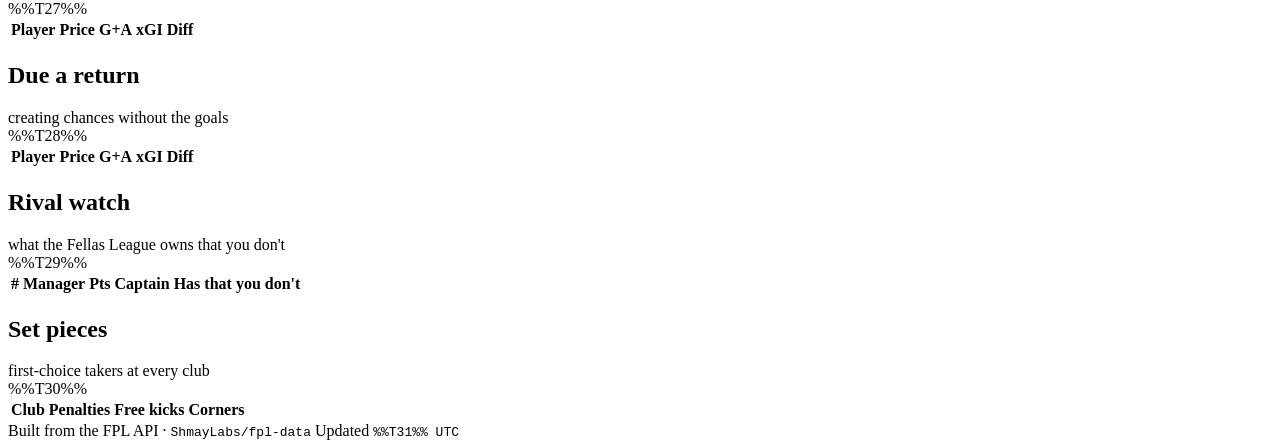
<file: template.html>
<!doctype html>
<html lang="en"><head>
<meta charset="utf-8">
<meta name="viewport" content="width=device-width,initial-scale=1">
<title>Claude Makélélé</title>
<link rel="preconnect" href="https://fonts.googleapis.com">
<link rel="preconnect" href="https://fonts.gstatic.com" crossorigin>
<link rel="stylesheet" href="https://fonts.googleapis.com/css2?family=Archivo:wght@400;500;600;800&family=IBM+Plex+Mono:wght@400;500;600&display=swap">
<style>%%T0%%</style>
</head><body>
<div class="wrap">

  <div class="mast">
    <div class="brand">
      <h1>Claude Makélélé</h1>
      <div class="sub">Aidan Whitehouse · FPL 2026/27</div>
    </div>
    <div class="deadline" data-deadline="%%T1%%">
      <div class="lbl">Gameweek %%T2%% deadline</div>
      <div class="val">%%T3%%</div>
      <div class="countdown" id="cd">%%T3%%</div>
    </div>
  </div>

  <div class="stats">
    <div class="stat"><div class="k">Total points</div><div class="v">%%T5%%</div><div class="n">after %%T6%% gameweek%%T7%%</div></div>
    <div class="stat"><div class="k">Overall rank</div><div class="v">%%T8%%</div><div class="n">of ~8m managers</div></div>
    <div class="stat alert"><div class="k">Fellas League</div><div class="v">%%T9%%<span class="of">/%%T10%%</span></div><div class="n">%%T11%% behind the leader</div></div>
    <div class="stat"><div class="k">Squad value</div><div class="v">%%T12%%</div><div class="n">£%%T13%%m in the bank</div></div>
  </div>

  <div class="cols">
    <section class="panel">
      <header><h2>Squad</h2><span class="hint">points from the last gameweek</span></header>
      <div class="scroll"><table class="tbl">
        <thead><tr><th>Pos</th><th>Player</th><th class="num">Price</th><th class="num">Owned</th><th class="num">Mins</th><th class="num">Pts</th></tr></thead>
        <tbody>
          %%T14%%
          <tr class="benchhead"><td colspan="6">Bench</td></tr>
          %%T15%%
        </tbody></table></div>
    </section>

    <section class="panel">
      <header><h2>Fellas League</h2><span class="hint">the one that counts</span></header>
      <div class="scroll"><table class="tbl">
        <thead><tr><th class="num">#</th><th>Manager</th><th class="num">Pts</th></tr></thead>
        <tbody>%%T16%%</tbody></table></div>
      <div class="minis">%%T17%%</div>
    </section>
  </div>

  <section class="panel">
    <header><h2>Fixtures — next six</h2><span class="hint">your clubs, by difficulty</span></header>
    <div class="legend">
      <span><i style="background:var(--f1)"></i>Very easy</span>
      <span><i style="background:var(--f2)"></i>Easy</span>
      <span><i style="background:var(--f3)"></i>Average</span>
      <span><i style="background:var(--f4)"></i>Hard</span>
      <span><i style="background:var(--f5)"></i>Very hard</span>
    </div>
    <div class="scroll" style="padding:10px 14px 16px"><table class="fxtbl">
      <thead><tr><th class="team"></th>%%T18%%</tr></thead>
      <tbody>%%T19%%</tbody></table></div>
  </section>

  <section class="panel">
    <header><h2>League differentials</h2><span class="hint">scoring, and owned by none of your %%T23%% rivals</span></header>
    <div class="scroll"><table class="tbl">
      <thead><tr><th>Player</th><th class="num">Price</th><th class="num">Owned</th>
        <th class="num">Apps</th><th class="num">G</th><th class="num">A</th>
        <th class="num">Bns</th><th class="num">DefCon</th><th class="num">Pts</th></tr></thead>
      <tbody>%%T22%%</tbody></table></div>
  </section>

  <div class="cols">
    <section class="panel">
      <header><h2>Rising</h2><span class="hint">net transfers in this gameweek</span></header>
      <div class="scroll"><table class="tbl">
        <thead><tr><th>Player</th><th class="num">Price</th><th class="num">Owned</th><th class="num">Net</th></tr></thead>
        <tbody>%%T20%%</tbody></table></div>
    </section>
    <section class="panel">
      <header><h2>Falling</h2><span class="hint">sell before the price drops</span></header>
      <div class="scroll"><table class="tbl">
        <thead><tr><th>Player</th><th class="num">Price</th><th class="num">Owned</th><th class="num">Net</th></tr></thead>
        <tbody>%%T21%%</tbody></table></div>
    </section>
  </div>

  <section class="panel">
    <header><h2>Leaderboards</h2><span class="hint">the whole game, not just your squad</span></header>
    <div class="boards">
      <div class="bd"><h4>Most points</h4><table class="tbl mini"><tbody>%%T24%%</tbody></table></div>
      <div class="bd"><h4>Points per 90</h4><table class="tbl mini"><tbody>%%T25%%</tbody></table></div>
      <div class="bd"><h4>Points per £m</h4><table class="tbl mini"><tbody>%%T26%%</tbody></table></div>
    </div>
  </section>

  <div class="cols">
    <section class="panel">
      <header><h2>Riding their luck</h2><span class="hint">scoring above expectation — may regress</span></header>
      <div class="scroll"><table class="tbl">
        <thead><tr><th>Player</th><th class="num">Price</th><th class="num">G+A</th><th class="num">xGI</th><th class="num">Diff</th></tr></thead>
        <tbody>%%T27%%</tbody></table></div>
    </section>
    <section class="panel">
      <header><h2>Due a return</h2><span class="hint">creating chances without the goals</span></header>
      <div class="scroll"><table class="tbl">
        <thead><tr><th>Player</th><th class="num">Price</th><th class="num">G+A</th><th class="num">xGI</th><th class="num">Diff</th></tr></thead>
        <tbody>%%T28%%</tbody></table></div>
    </section>
  </div>

  <section class="panel">
    <header><h2>Rival watch</h2><span class="hint">what the Fellas League owns that you don't</span></header>
    <div class="scroll"><table class="tbl">
      <thead><tr><th class="num">#</th><th>Manager</th><th class="num">Pts</th><th>Captain</th><th>Has that you don't</th></tr></thead>
      <tbody>%%T29%%</tbody></table></div>
  </section>

  <section class="panel">
    <header><h2>Set pieces</h2><span class="hint">first-choice takers at every club</span></header>
    <div class="scroll"><table class="tbl sp">
      <thead><tr><th class="team">Club</th><th>Penalties</th><th>Free kicks</th><th>Corners</th></tr></thead>
      <tbody>%%T30%%</tbody></table></div>
  </section>

  <footer>
    <span>Built from the FPL API · <code>ShmayLabs/fpl-data</code></span>
    <span>Updated <code>%%T31%% UTC</code></span>
  </footer>
</div>

<script>
(function () {
  var box = document.querySelector(".deadline"), out = document.getElementById("cd");
  if (!box || !out) return;
  var at = new Date(box.getAttribute("data-deadline")).getTime();
  if (isNaN(at)) return;
  function tick() {
    var left = at - Date.now();
    if (left <= 0) { out.textContent = "Deadline passed — team is locked"; return; }
    var s = Math.floor(left / 1000), d = Math.floor(s / 86400),
        h = Math.floor(s % 86400 / 3600), m = Math.floor(s % 3600 / 60), sec = s % 60;
    out.textContent = (d ? d + "d " : "") + h + "h " + m + "m " + (d ? "" : sec + "s") + " to go";
    out.classList.toggle("urgent", left < 6 * 3600e3);
    setTimeout(tick, d ? 30000 : 1000);
  }
  tick();
})();
</script>
</body></html>
</file>
